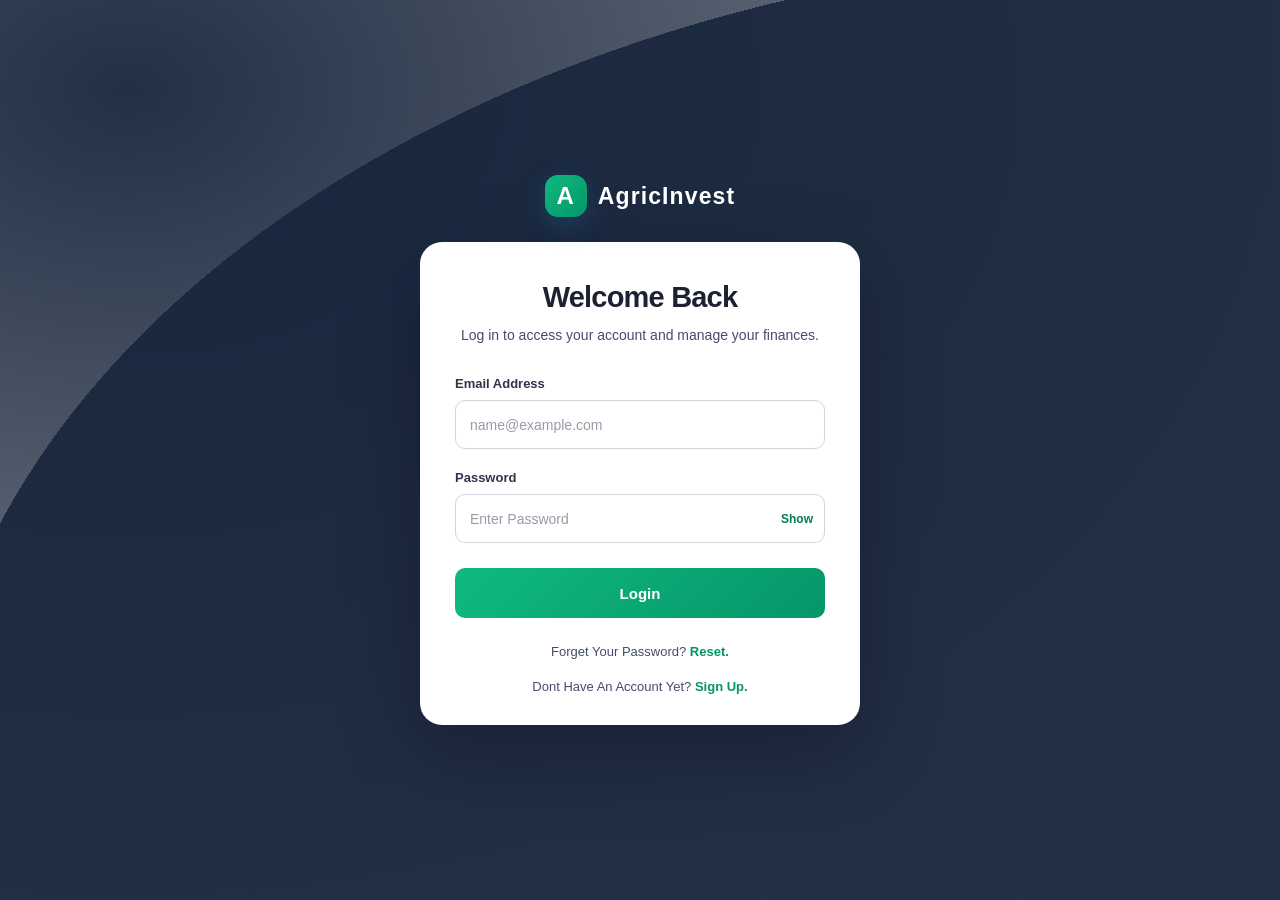
<file: login.html>
<!doctype html>
<html lang="en">
  <head>
    <meta charset="UTF-8" />
    <meta name="viewport" content="width=device-width, initial-scale=1.0" />
    <meta name="theme-color" content="#1e163b" />
    <title>Login | AgricInvest</title>

    <style>
      :root {
        /* --background: #1e163b; */
        --background: rgba(17, 29, 48, 0.5);

        /* --primary: #2980b9; */
        --primary: linear-gradient(135deg, #10b981, #059669);

        /* --primary-hover: #216a9b; */
        --primary-hover: #10b981;

        /* --background-light: #2b2050; */
        --background-light: rgb(59 130 246 / 0.5);

        /* --text: #20243a;
        --muted: #777d90;
        --border: #e1e5ee;
        --white: #ffffff;
        --danger: #d92d45; */
        --text: #1e2132;
        --muted: #444c6f;
        --border: #d2d4da;
        --danger: #d92d45;
        /* --success: #16865c; */
        --white: #ffffff;
      }

      * {
        box-sizing: border-box;
        margin: 0;
        padding: 0;
      }

      body {
        min-height: 100vh;
        padding: 28px 18px;
        display: flex;
        align-items: center;
        justify-content: center;
        font-family:
          Inter,
          -apple-system,
          BlinkMacSystemFont,
          "Segoe UI",
          Roboto,
          Arial,
          sans-serif;
        color: var(--text);

        /* background:
          radial-gradient(ellipse at 12% 12%, #49336f 0%, transparent 38%),
          radial-gradient(ellipse at 90% 90%, #30265d 0%, transparent 36%),
          var(--background); */

        background:
          radial-gradient(
            ellipse at 10% 10%,
            rgba(23, 37, 60, 0.9) 0%,
            transparent 78%
          ),
          radial-gradient(
            ellipse at 95% 90%,
            rgba(23, 37, 60, 0.9) 75%,
            transparent 75%
          ),
          var(--background);
      }

      button,
      input {
        font: inherit;
      }

      .login-wrapper {
        width: 100%;
        max-width: 440px;
      }

      .brand {
        display: flex;
        justify-content: center;
        align-items: center;
        gap: 11px;
        margin-bottom: 25px;
        color: var(--white);
        font-size: 23px;
        font-weight: 800;
        letter-spacing: 1.1px;
      }

      .brand-icon {
        width: 42px;
        height: 42px;
        display: grid;
        place-items: center;
        border-radius: 13px;
        /* background: linear-gradient(135deg, #5ca9e6, #2980b9); */
        background: linear-gradient(135deg, #10b981, #059669);

        box-shadow: 0 8px 24px #2980b940;
        font-size: 24px;
        font-weight: 800;
      }

      .login-card {
        padding: 38px 34px 26px;
        background: var(--white);
        border: 1px solid #ffffff70;
        border-radius: 22px;
        box-shadow: 0 28px 80px #08051e50;
      }

      .card-header {
        margin-bottom: 30px;
        text-align: center;
      }

      .card-header h1 {
        margin-bottom: 10px;
        font-size: 29px;
        font-weight: 750;
        letter-spacing: -0.8px;
      }

      .card-header p {
        color: var(--muted);
        font-size: 14px;
        line-height: 1.6;
      }

      .field {
        margin-bottom: 21px;
      }

      .field label {
        display: block;
        margin-bottom: 9px;
        font-size: 13px;
        font-weight: 650;
        color: #30344a;
      }

      .input-wrap {
        position: relative;
      }

      .field input {
        width: 100%;
        min-height: 49px;
        padding: 13px 14px;
        border: 1px solid var(--border);
        border-radius: 10px;
        outline: none;
        background: #fff;
        color: var(--text);
        font-size: 14px;
        transition:
          border-color 0.2s,
          box-shadow 0.2s;
      }

      .field input::placeholder {
        color: #989ba8;
      }

      .field input:focus {
        /* border-color: var(--primary); */
        border-color: #1b7458;
        box-shadow: 0 0 0 3px #2980b91c;
      }

      .field input[aria-invalid="true"] {
        border-color: var(--danger);
      }

      .password-input {
        padding-right: 68px !important;
      }

      .toggle-password {
        position: absolute;
        top: 50%;
        right: 12px;
        transform: translateY(-50%);
        border: 0;
        background: transparent;
        /* color: var(--primary); */
        color: #047a55;
        font-size: 12px;
        font-weight: 700;
        cursor: pointer;
      }

      .error {
        margin-top: 7px;
        color: var(--danger);
        font-size: 12px;
        line-height: 1.4;
      }

      .error:empty {
        display: none;
      }

      .login-button {
        width: 100%;
        min-height: 50px;
        margin-top: 4px;
        border: 0;
        border-radius: 10px;
        background: var(--primary);
        color: var(--white);
        font-size: 15px;
        font-weight: 700;
        cursor: pointer;
        transition:
          background 0.2s,
          transform 0.2s,
          box-shadow 0.2s;
      }

      .login-button:hover {
        background: var(--primary-hover);
        box-shadow: 0 8px 22px #2980b935;
        transform: translateY(-1px);
      }

      .login-button:focus-visible,
      .toggle-password:focus-visible {
        outline: 3px solid #2980b960;
        outline-offset: 3px;
      }

      .form-message {
        margin-top: 14px;
        color: var(--danger);
        font-size: 12px;
        line-height: 1.5;
        text-align: center;
      }

      .form-message:empty {
        display: none;
      }

      .footer-links {
        display: grid;
        gap: 14px;
        margin-top: 24px;
        text-align: center;
      }

      .footer-links p {
        color: var(--muted);
        font-size: 13px;
        line-height: 1.6;
      }

      a {
        /* color: var(--primary); */
        color: #059565;
        font-weight: 650;
        text-decoration: none;
      }

      a:hover {
        text-decoration: underline;
      }

      .copyright {
        margin-top: 27px;
        padding-top: 20px;
        border-top: 1px solid #edf0f5;
        color: #85899a;
        font-size: 11px;
        line-height: 1.7;
        text-align: center;
      }

      @media (max-width: 480px) {
        body {
          padding: 24px 14px;
        }

        .brand {
          margin-bottom: 20px;
          font-size: 21px;
        }

        .login-card {
          padding: 29px 21px 23px;
          border-radius: 18px;
        }

        .card-header h1 {
          font-size: 26px;
        }
      }

      @media (prefers-reduced-motion: reduce) {
        *,
        *::before,
        *::after {
          transition: none !important;
        }
      }
    </style>
  </head>

  <body>
    <main class="login-wrapper">
      <div class="brand" aria-label="AgricInvest">
        <span class="brand-icon" aria-hidden="true">A</span>
        <span>AgricInvest</span>
      </div>

      <section class="login-card" aria-labelledby="login-heading">
        <header class="card-header">
          <h1 id="login-heading">Welcome Back</h1>
          <p>Log in to access your account and manage your finances.</p>
        </header>

        <form id="loginForm" novalidate>
          <div class="field">
            <label for="email">Email Address</label>
            <input
              type="email"
              id="email"
              name="email"
              autocomplete="username"
              placeholder="name@example.com"
              required
              aria-describedby="emailError"
            />
            <p class="error" id="emailError" aria-live="polite"></p>
          </div>

          <div class="field">
            <label for="password">Password</label>
            <div class="input-wrap">
              <input
                class="password-input"
                type="password"
                id="password"
                name="password"
                autocomplete="current-password"
                placeholder="Enter Password"
                required
                aria-describedby="passwordError"
              />
              <button
                class="toggle-password"
                type="button"
                id="togglePassword"
                aria-label="Show password"
                aria-pressed="false"
              >
                Show
              </button>
            </div>
            <p class="error" id="passwordError" aria-live="polite"></p>
          </div>

          <button class="login-button" type="submit">Login</button>

          <p
            class="form-message"
            id="formMessage"
            role="status"
            aria-live="polite"
          ></p>

          <div class="footer-links">
            <p>
              Forget Your Password?
              <a href="/forgot-password">Reset.</a>
            </p>

            <p>
              Dont Have An Account Yet?
              <a href="/register">Sign Up.</a>
            </p>
          </div>

          <!-- <footer class="copyright">
            © Copyright 2026 Haze Financial All Rights Reserved.
          </footer> -->
        </form>
      </section>
    </main>

    <script>
      const form = document.getElementById("loginForm");
      const email = document.getElementById("email");
      const password = document.getElementById("password");
      const message = document.getElementById("formMessage");
      const toggle = document.getElementById("togglePassword");

      toggle.addEventListener("click", () => {
        const show = password.type === "password";

        password.type = show ? "text" : "password";
        toggle.textContent = show ? "Hide" : "Show";
        toggle.setAttribute("aria-pressed", String(show));
        toggle.setAttribute(
          "aria-label",
          show ? "Hide password" : "Show password",
        );
      });

      function setError(input, errorId, text) {
        document.getElementById(errorId).textContent = text;
        input.setAttribute("aria-invalid", String(Boolean(text)));
      }

      email.addEventListener("input", () => {
        setError(email, "emailError", "");
        message.textContent = "";
      });

      password.addEventListener("input", () => {
        setError(password, "passwordError", "");
        message.textContent = "";
      });

      form.addEventListener("submit", (event) => {
        event.preventDefault();

        message.textContent = "";

        const emailValue = email.value.trim();
        const passwordValue = password.value;

        const validEmail = /^[^\s@]+@[^\s@]+\.[^\s@]+$/.test(emailValue);

        setError(
          email,
          "emailError",
          !emailValue
            ? "Please enter your email address."
            : !validEmail
              ? "Please enter a valid email address."
              : "",
        );

        setError(
          password,
          "passwordError",
          passwordValue ? "" : "Please enter your password.",
        );

        if (!validEmail || !passwordValue) {
          message.textContent = "Please correct the errors above.";
          return;
        }

        // Demo only. Connect this form to your secure login API.
        message.textContent =
          "Your details passed basic validation. Connect your authentication service to log in.";
      });
    </script>
  </body>
</html>
</file>
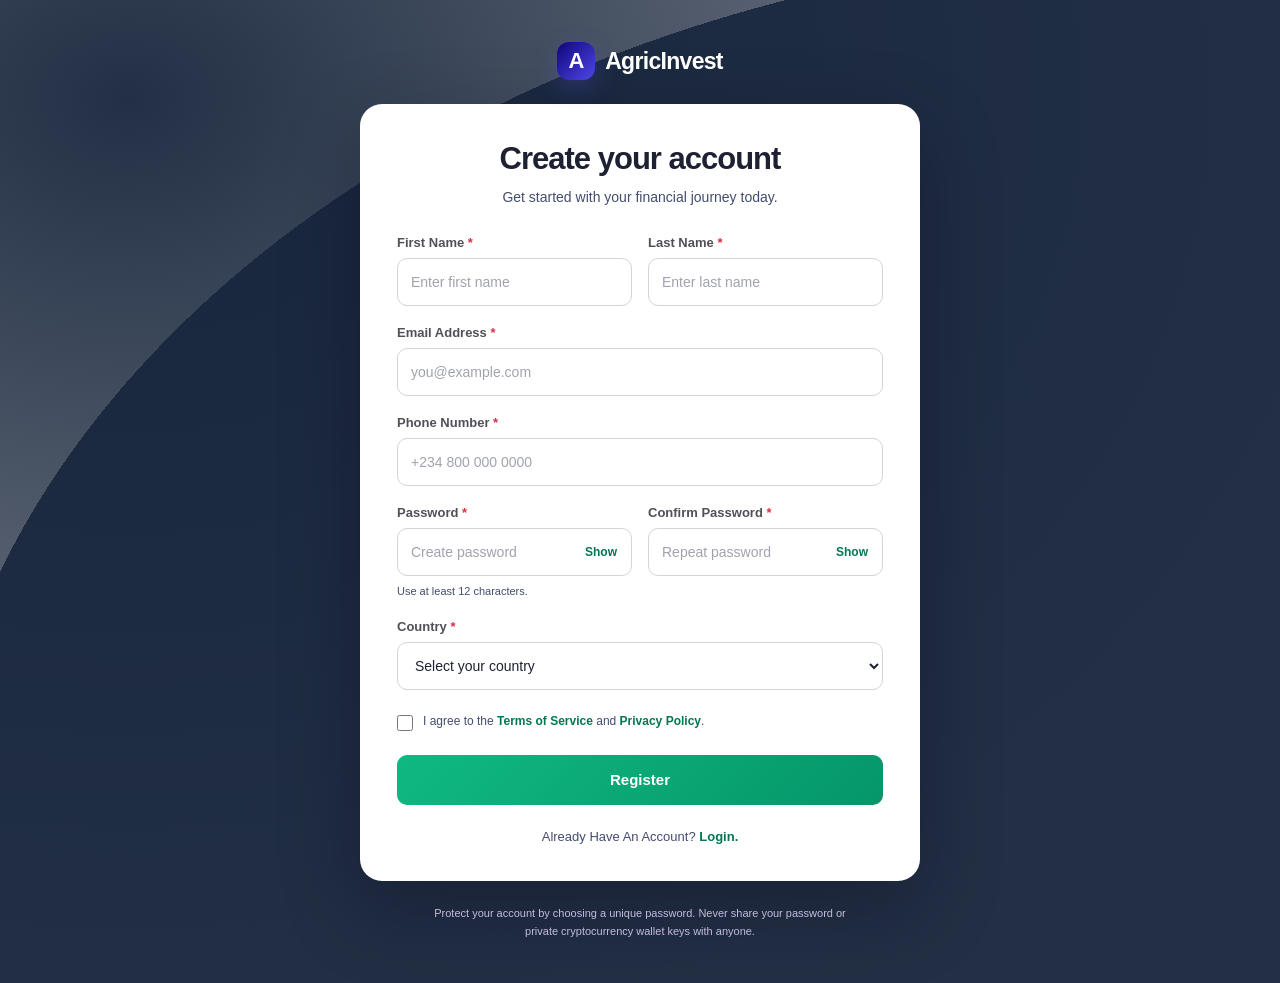
<file: register.html>
<!doctype html>
<html lang="en">
  <head>
    <meta charset="UTF-8" />
    <meta name="viewport" content="width=device-width, initial-scale=1.0" />
    <meta name="theme-color" content="#1e163b" />
    <title>Create Account | AgricInvest</title>

    <style>
      :root {
        /* --background: #1e163b; */

        --background: rgba(17, 29, 48, 0.5);

        /* --background-light: #2b2050; */
        --background-light: rgb(59 130 246 / 0.5);

        /* --primary: #635bff; */

        /* --primary: rgb(41, 106, 211);   */

        --primary: linear-gradient(135deg, #10b981, #059669);

        --primary-hover: #5148e5;

        --text: #1e2132;
        --muted: #444c6f;
        --border: #d2d4da;
        --danger: #d92d45;
        --success: #16865c;
        --white: #ffffff;
      }

      * {
        box-sizing: border-box;
        margin: 0;
        padding: 0;
      }

      body {
        min-height: 100vh;
        padding: 42px 20px;
        display: flex;
        align-items: center;
        justify-content: center;
        font-family:
          Inter,
          -apple-system,
          BlinkMacSystemFont,
          "Segoe UI",
          Roboto,
          Arial,
          sans-serif;
        color: var(--text);
        /* background:
          radial-gradient(ellipse at 10% 10%, #49336f 0%, transparent 38%),
          radial-gradient(ellipse at 95% 90%, #30265d 0%, transparent 36%),
          var(--background); */

        background:
          radial-gradient(
            ellipse at 10% 10%,
            rgba(23, 37, 60, 0.9) 0%,
            transparent 78%
          ),
          radial-gradient(
            ellipse at 95% 90%,
            rgba(23, 37, 60, 0.9) 75%,
            transparent 75%
          ),
          var(--background);
      }

      button,
      input,
      select {
        font: inherit;
      }

      .page {
        width: 100%;
        max-width: 560px;
      }

      .brand {
        display: flex;
        justify-content: center;
        align-items: center;
        gap: 10px;
        margin-bottom: 24px;
        color: var(--white);
        font-size: 23px;
        font-weight: 750;
        letter-spacing: -0.7px;
      }

      .brand-mark {
        display: grid;
        place-items: center;
        width: 38px;
        height: 38px;
        border-radius: 12px;
        background: linear-gradient(135deg, #0f057c, #4f46e5);

        box-shadow: 0 8px 24px #635bff40;
        font-size: 22px;
      }

      .card {
        padding: 36px;
        background: var(--white);
        border: 1px solid #ffffff80;
        border-radius: 22px;
        box-shadow: 0 28px 80px #08051e50;
      }

      .card-header {
        margin-bottom: 27px;
        text-align: center;
      }

      .card-header h1 {
        margin-bottom: 9px;
        font-size: clamp(25px, 5vw, 31px);
        letter-spacing: -1px;
      }

      .card-header p {
        color: var(--muted);
        font-size: 14px;
        line-height: 1.6;
      }

      .form-grid {
        display: grid;
        grid-template-columns: repeat(2, minmax(0, 1fr));
        gap: 19px 16px;
      }

      .field {
        min-width: 0;
      }

      .full-width {
        grid-column: 1 / -1;
      }

      label {
        display: block;
        margin-bottom: 8px;
        color: #505158;
        font-size: 13px;
        font-weight: 650;
      }

      .required {
        color: var(--danger);
      }

      .input-wrap {
        position: relative;
      }

      input,
      select {
        width: 100%;
        min-height: 48px;
        padding: 12px 13px;
        border: 1px solid var(--border);
        border-radius: 10px;
        outline: none;
        background: #fff;
        color: var(--text);
        font-size: 14px;
        transition:
          border-color 0.2s,
          box-shadow 0.2s;
      }

      input::placeholder {
        color: #a1a3ad;
      }

      input:focus,
      select:focus {
        border-color: var(--primary);
        box-shadow: 0 0 0 3px #635bff1c;
      }

      input[aria-invalid="true"],
      select[aria-invalid="true"] {
        border-color: var(--danger);
      }

      .password-input {
        padding-right: 70px;
      }

      .toggle-password {
        position: absolute;
        top: 50%;
        right: 10px;
        transform: translateY(-50%);
        border: 0;
        padding: 5px;
        background: transparent;
        color: #037752;
        font-size: 12px;
        font-weight: 700;
        cursor: pointer;
      }

      .error {
        min-height: 0;
        margin-top: 6px;
        color: var(--danger);
        font-size: 12px;
        line-height: 1.4;
      }

      .error:empty {
        display: none;
      }

      .password-hint {
        margin-top: 7px;
        color: var(--muted);
        font-size: 11px;
        line-height: 1.5;
      }

      .terms {
        display: flex;
        align-items: flex-start;
        gap: 10px;
        margin-top: 22px;
      }

      .terms input {
        width: 16px;
        min-height: 16px;
        flex: 0 0 16px;
        margin-top: 3px;
        /* accent-color: var(--primary); */
        accent-color: #037752;
        cursor: pointer;
      }

      .terms label {
        margin: 0;
        color: var(--muted);
        font-size: 12px;
        font-weight: 400;
        line-height: 1.65;
      }

      a {
        /* color: var(--primary); */
        color: #037752;

        text-decoration: none;
        font-weight: 650;
      }

      a:hover {
        text-decoration: underline;
      }

      .terms a {
        font-weight: 600;
      }

      .register-button {
        width: 100%;
        min-height: 50px;
        margin-top: 23px;
        border: 0;
        border-radius: 10px;
        background: var(--primary);
        color: var(--white);
        font-size: 15px;
        font-weight: 700;
        cursor: pointer;
        transition:
          background 0.2s,
          transform 0.2s,
          box-shadow 0.2s;
      }

      .register-button:hover {
        background: var(--primary-hover);
        box-shadow: 0 8px 22px #635bff35;
        transform: translateY(-1px);
      }

      .register-button:focus-visible,
      .toggle-password:focus-visible {
        outline: 3px solid #635bff60;
        outline-offset: 3px;
      }

      .register-button:disabled {
        cursor: wait;
        opacity: 0.7;
      }

      .form-message {
        margin-top: 14px;
        font-size: 13px;
        text-align: center;
        line-height: 1.5;
      }

      .form-message:empty {
        display: none;
      }

      .form-message.error-message {
        color: var(--danger);
      }

      .form-message.success-message {
        color: var(--success);
      }

      .login {
        margin-top: 24px;
        color: var(--muted);
        font-size: 13px;
        text-align: center;
      }

      .security-note {
        margin: 23px auto 0;
        max-width: 420px;
        color: #c3bdd9;
        font-size: 11px;
        line-height: 1.7;
        text-align: center;
      }

      @media (max-width: 520px) {
        body {
          padding: 26px 14px;
          align-items: flex-start;
        }

        .brand {
          margin-bottom: 20px;
          font-size: 21px;
        }

        .card {
          padding: 25px 19px;
          border-radius: 18px;
        }

        .form-grid {
          grid-template-columns: 1fr;
          gap: 16px;
        }

        .full-width {
          grid-column: auto;
        }

        .card-header {
          margin-bottom: 24px;
        }
      }

      @media (prefers-reduced-motion: reduce) {
        *,
        *::before,
        *::after {
          scroll-behavior: auto !important;
          transition: none !important;
        }
      }
    </style>
  </head>

  <body>
    <main class="page">
      <div class="brand" aria-label="AgricInvest">
        <span class="brand-mark" aria-hidden="true">A</span>
        <span>AgricInvest</span>
      </div>

      <section class="card" aria-labelledby="register-heading">
        <header class="card-header">
          <h1 id="register-heading">Create your account</h1>
          <p>Get started with your financial journey today.</p>
        </header>

        <form id="registerForm" novalidate>
          <div class="form-grid">
            <div class="field">
              <label for="firstName"
                >First Name <span class="required">*</span></label
              >
              <input
                id="firstName"
                name="firstName"
                type="text"
                autocomplete="given-name"
                placeholder="Enter first name"
                required
              />
              <p class="error" id="firstNameError"></p>
            </div>

            <div class="field">
              <label for="lastName"
                >Last Name <span class="required">*</span></label
              >
              <input
                id="lastName"
                name="lastName"
                type="text"
                autocomplete="family-name"
                placeholder="Enter last name"
                required
              />
              <p class="error" id="lastNameError"></p>
            </div>

            <div class="field full-width">
              <label for="email"
                >Email Address <span class="required">*</span></label
              >
              <input
                id="email"
                name="email"
                type="email"
                autocomplete="email"
                placeholder="you@example.com"
                required
              />
              <p class="error" id="emailError"></p>
            </div>

            <div class="field full-width">
              <label for="phone"
                >Phone Number <span class="required">*</span></label
              >
              <input
                id="phone"
                name="phone"
                type="tel"
                autocomplete="tel"
                placeholder="+234 800 000 0000"
                required
              />
              <p class="error" id="phoneError"></p>
            </div>

            <div class="field">
              <label for="password"
                >Password <span class="required">*</span></label
              >
              <div class="input-wrap">
                <input
                  class="password-input"
                  id="password"
                  name="password"
                  type="password"
                  autocomplete="new-password"
                  placeholder="Create password"
                  minlength="12"
                  required
                />
                <button
                  class="toggle-password"
                  type="button"
                  data-target="password"
                  aria-label="Show password"
                  aria-pressed="false"
                >
                  Show
                </button>
              </div>
              <p class="password-hint">Use at least 12 characters.</p>
              <p class="error" id="passwordError"></p>
            </div>

            <div class="field">
              <label for="confirmPassword"
                >Confirm Password <span class="required">*</span></label
              >
              <div class="input-wrap">
                <input
                  class="password-input"
                  id="confirmPassword"
                  name="confirmPassword"
                  type="password"
                  autocomplete="new-password"
                  placeholder="Repeat password"
                  required
                />
                <button
                  class="toggle-password"
                  type="button"
                  data-target="confirmPassword"
                  aria-label="Show confirm password"
                  aria-pressed="false"
                >
                  Show
                </button>
              </div>
              <p class="error" id="confirmPasswordError"></p>
            </div>

            <div class="field full-width">
              <label for="country"
                >Country <span class="required">*</span></label
              >
              <select
                id="country"
                name="country"
                autocomplete="country-name"
                required
              >
                <option value="">Select your country</option>
              </select>
              <p class="error" id="countryError"></p>
            </div>
          </div>

          <div class="terms">
            <input id="terms" name="terms" type="checkbox" required />
            <label for="terms">
              I agree to the <a href="/terms">Terms of Service</a> and
              <a href="/privacy">Privacy Policy</a>.
            </label>
          </div>
          <p class="error" id="termsError"></p>

          <button class="register-button" id="registerButton" type="submit">
            Register
          </button>

          <p
            class="form-message"
            id="formMessage"
            role="status"
            aria-live="polite"
          ></p>

          <p class="login">
            Already Have An Account?
            <a href="/login">Login.</a>
          </p>
        </form>
      </section>

      <p class="security-note">
        Protect your account by choosing a unique password. Never share your
        password or private cryptocurrency wallet keys with anyone.
      </p>
    </main>

    <script>
      // Populate the selector with countries and territories.
      // Uses ISO country codes to preserve consistent country values.
      const countries = [
        ["AF", "Afghanistan"],
        ["AX", "Åland Islands"],
        ["AL", "Albania"],
        ["DZ", "Algeria"],
        ["AS", "American Samoa"],
        ["AD", "Andorra"],
        ["AO", "Angola"],
        ["AI", "Anguilla"],
        ["AQ", "Antarctica"],
        ["AG", "Antigua and Barbuda"],
        ["AR", "Argentina"],
        ["AM", "Armenia"],
        ["AW", "Aruba"],
        ["AU", "Australia"],
        ["AT", "Austria"],
        ["AZ", "Azerbaijan"],
        ["BS", "Bahamas"],
        ["BH", "Bahrain"],
        ["BD", "Bangladesh"],
        ["BB", "Barbados"],
        ["BY", "Belarus"],
        ["BE", "Belgium"],
        ["BZ", "Belize"],
        ["BJ", "Benin"],
        ["BM", "Bermuda"],
        ["BT", "Bhutan"],
        ["BO", "Bolivia"],
        ["BQ", "Bonaire, Sint Eustatius and Saba"],
        ["BA", "Bosnia and Herzegovina"],
        ["BW", "Botswana"],
        ["BV", "Bouvet Island"],
        ["BR", "Brazil"],
        ["IO", "British Indian Ocean Territory"],
        ["BN", "Brunei"],
        ["BG", "Bulgaria"],
        ["BF", "Burkina Faso"],
        ["BI", "Burundi"],
        ["CV", "Cabo Verde"],
        ["KH", "Cambodia"],
        ["CM", "Cameroon"],
        ["CA", "Canada"],
        ["KY", "Cayman Islands"],
        ["CF", "Central African Republic"],
        ["TD", "Chad"],
        ["CL", "Chile"],
        ["CN", "China"],
        ["CX", "Christmas Island"],
        ["CC", "Cocos (Keeling) Islands"],
        ["CO", "Colombia"],
        ["KM", "Comoros"],
        ["CG", "Congo"],
        ["CD", "Congo (Democratic Republic)"],
        ["CK", "Cook Islands"],
        ["CR", "Costa Rica"],
        ["CI", "Côte d’Ivoire"],
        ["HR", "Croatia"],
        ["CU", "Cuba"],
        ["CW", "Curaçao"],
        ["CY", "Cyprus"],
        ["CZ", "Czechia"],
        ["DK", "Denmark"],
        ["DJ", "Djibouti"],
        ["DM", "Dominica"],
        ["DO", "Dominican Republic"],
        ["EC", "Ecuador"],
        ["EG", "Egypt"],
        ["SV", "El Salvador"],
        ["GQ", "Equatorial Guinea"],
        ["ER", "Eritrea"],
        ["EE", "Estonia"],
        ["SZ", "Eswatini"],
        ["ET", "Ethiopia"],
        ["FK", "Falkland Islands"],
        ["FO", "Faroe Islands"],
        ["FJ", "Fiji"],
        ["FI", "Finland"],
        ["FR", "France"],
        ["GF", "French Guiana"],
        ["PF", "French Polynesia"],
        ["TF", "French Southern Territories"],
        ["GA", "Gabon"],
        ["GM", "Gambia"],
        ["GE", "Georgia"],
        ["DE", "Germany"],
        ["GH", "Ghana"],
        ["GI", "Gibraltar"],
        ["GR", "Greece"],
        ["GL", "Greenland"],
        ["GD", "Grenada"],
        ["GP", "Guadeloupe"],
        ["GU", "Guam"],
        ["GT", "Guatemala"],
        ["GG", "Guernsey"],
        ["GN", "Guinea"],
        ["GW", "Guinea-Bissau"],
        ["GY", "Guyana"],
        ["HT", "Haiti"],
        ["HM", "Heard Island and McDonald Islands"],
        ["HN", "Honduras"],
        ["HK", "Hong Kong"],
        ["HU", "Hungary"],
        ["IS", "Iceland"],
        ["IN", "India"],
        ["ID", "Indonesia"],
        ["IR", "Iran"],
        ["IQ", "Iraq"],
        ["IE", "Ireland"],
        ["IM", "Isle of Man"],
        ["IL", "Israel"],
        ["IT", "Italy"],
        ["JM", "Jamaica"],
        ["JP", "Japan"],
        ["JE", "Jersey"],
        ["JO", "Jordan"],
        ["KZ", "Kazakhstan"],
        ["KE", "Kenya"],
        ["KI", "Kiribati"],
        ["KP", "North Korea"],
        ["KR", "South Korea"],
        ["KW", "Kuwait"],
        ["KG", "Kyrgyzstan"],
        ["LA", "Laos"],
        ["LV", "Latvia"],
        ["LB", "Lebanon"],
        ["LS", "Lesotho"],
        ["LR", "Liberia"],
        ["LY", "Libya"],
        ["LI", "Liechtenstein"],
        ["LT", "Lithuania"],
        ["LU", "Luxembourg"],
        ["MO", "Macao"],
        ["MG", "Madagascar"],
        ["MW", "Malawi"],
        ["MY", "Malaysia"],
        ["MV", "Maldives"],
        ["ML", "Mali"],
        ["MT", "Malta"],
        ["MH", "Marshall Islands"],
        ["MQ", "Martinique"],
        ["MR", "Mauritania"],
        ["MU", "Mauritius"],
        ["YT", "Mayotte"],
        ["MX", "Mexico"],
        ["FM", "Micronesia"],
        ["MD", "Moldova"],
        ["MC", "Monaco"],
        ["MN", "Mongolia"],
        ["ME", "Montenegro"],
        ["MS", "Montserrat"],
        ["MA", "Morocco"],
        ["MZ", "Mozambique"],
        ["MM", "Myanmar"],
        ["NA", "Namibia"],
        ["NR", "Nauru"],
        ["NP", "Nepal"],
        ["NL", "Netherlands"],
        ["NC", "New Caledonia"],
        ["NZ", "New Zealand"],
        ["NI", "Nicaragua"],
        ["NE", "Niger"],
        ["NG", "Nigeria"],
        ["NU", "Niue"],
        ["NF", "Norfolk Island"],
        ["MK", "North Macedonia"],
        ["MP", "Northern Mariana Islands"],
        ["NO", "Norway"],
        ["OM", "Oman"],
        ["PK", "Pakistan"],
        ["PW", "Palau"],
        ["PS", "Palestine"],
        ["PA", "Panama"],
        ["PG", "Papua New Guinea"],
        ["PY", "Paraguay"],
        ["PE", "Peru"],
        ["PH", "Philippines"],
        ["PN", "Pitcairn Islands"],
        ["PL", "Poland"],
        ["PT", "Portugal"],
        ["PR", "Puerto Rico"],
        ["QA", "Qatar"],
        ["RE", "Réunion"],
        ["RO", "Romania"],
        ["RU", "Russia"],
        ["RW", "Rwanda"],
        ["BL", "Saint Barthélemy"],
        ["SH", "Saint Helena"],
        ["KN", "Saint Kitts and Nevis"],
        ["LC", "Saint Lucia"],
        ["MF", "Saint Martin"],
        ["PM", "Saint Pierre and Miquelon"],
        ["VC", "Saint Vincent and the Grenadines"],
        ["WS", "Samoa"],
        ["SM", "San Marino"],
        ["ST", "São Tomé and Príncipe"],
        ["SA", "Saudi Arabia"],
        ["SN", "Senegal"],
        ["RS", "Serbia"],
        ["SC", "Seychelles"],
        ["SL", "Sierra Leone"],
        ["SG", "Singapore"],
        ["SX", "Sint Maarten"],
        ["SK", "Slovakia"],
        ["SI", "Slovenia"],
        ["SB", "Solomon Islands"],
        ["SO", "Somalia"],
        ["ZA", "South Africa"],
        ["GS", "South Georgia and the South Sandwich Islands"],
        ["SS", "South Sudan"],
        ["ES", "Spain"],
        ["LK", "Sri Lanka"],
        ["SD", "Sudan"],
        ["SR", "Suriname"],
        ["SJ", "Svalbard and Jan Mayen"],
        ["SE", "Sweden"],
        ["CH", "Switzerland"],
        ["SY", "Syria"],
        ["TW", "Taiwan"],
        ["TJ", "Tajikistan"],
        ["TZ", "Tanzania"],
        ["TH", "Thailand"],
        ["TL", "Timor-Leste"],
        ["TG", "Togo"],
        ["TK", "Tokelau"],
        ["TO", "Tonga"],
        ["TT", "Trinidad and Tobago"],
        ["TN", "Tunisia"],
        ["TR", "Türkiye"],
        ["TM", "Turkmenistan"],
        ["TC", "Turks and Caicos Islands"],
        ["TV", "Tuvalu"],
        ["UG", "Uganda"],
        ["UA", "Ukraine"],
        ["AE", "United Arab Emirates"],
        ["GB", "United Kingdom"],
        ["US", "United States"],
        ["UM", "United States Minor Outlying Islands"],
        ["UY", "Uruguay"],
        ["UZ", "Uzbekistan"],
        ["VU", "Vanuatu"],
        ["VA", "Vatican City"],
        ["VE", "Venezuela"],
        ["VN", "Vietnam"],
        ["VG", "British Virgin Islands"],
        ["VI", "U.S. Virgin Islands"],
        ["WF", "Wallis and Futuna"],
        ["EH", "Western Sahara"],
        ["YE", "Yemen"],
        ["ZM", "Zambia"],
        ["ZW", "Zimbabwe"],
      ];

      const countrySelect = document.getElementById("country");

      countries
        .sort((a, b) => a[1].localeCompare(b[1]))
        .forEach(([code, name]) => {
          const option = document.createElement("option");
          option.value = code;
          option.textContent = name;
          countrySelect.appendChild(option);
        });

      const form = document.getElementById("registerForm");
      const message = document.getElementById("formMessage");

      // Show/hide password controls.
      document.querySelectorAll(".toggle-password").forEach((button) => {
        button.addEventListener("click", () => {
          const input = document.getElementById(button.dataset.target);
          const reveal = input.type === "password";

          input.type = reveal ? "text" : "password";
          button.textContent = reveal ? "Hide" : "Show";
          button.setAttribute("aria-pressed", String(reveal));
          button.setAttribute(
            "aria-label",
            `${reveal ? "Hide" : "Show"} ${
              button.dataset.target === "password"
                ? "password"
                : "confirm password"
            }`,
          );
        });
      });

      function setError(fieldId, errorText) {
        const field = document.getElementById(fieldId);
        const error = document.getElementById(`${fieldId}Error`);

        if (error) error.textContent = errorText;
        if (field)
          field.setAttribute("aria-invalid", String(Boolean(errorText)));

        return !errorText;
      }

      function validateForm() {
        let valid = true;

        const firstName = document.getElementById("firstName");
        const lastName = document.getElementById("lastName");
        const email = document.getElementById("email");
        const phone = document.getElementById("phone");
        const password = document.getElementById("password");
        const confirmPassword = document.getElementById("confirmPassword");
        const country = document.getElementById("country");
        const terms = document.getElementById("terms");

        const checks = [
          [
            "firstName",
            firstName.value.trim() ? "" : "First name is required.",
          ],
          ["lastName", lastName.value.trim() ? "" : "Last name is required."],
          [
            "email",
            /^[^\s@]+@[^\s@]+\.[^\s@]+$/.test(email.value.trim())
              ? ""
              : "Enter a valid email address.",
          ],
          [
            "phone",
            phone.value.trim().replace(/\D/g, "").length >= 7
              ? ""
              : "Enter a valid phone number.",
          ],
          [
            "password",
            password.value.length >= 12
              ? ""
              : "Password must contain at least 12 characters.",
          ],
          [
            "confirmPassword",
            confirmPassword.value && confirmPassword.value === password.value
              ? ""
              : "Passwords do not match.",
          ],
          ["country", country.value ? "" : "Please select your country."],
        ];

        checks.forEach(([id, error]) => {
          if (!setError(id, error)) valid = false;
        });

        document.getElementById("termsError").textContent = terms.checked
          ? ""
          : "You must agree to the terms to continue.";

        if (!terms.checked) valid = false;

        return valid;
      }

      // Clear an individual field error as the user edits it.
      form.querySelectorAll("input, select").forEach((field) => {
        field.addEventListener("input", () => {
          if (field.id !== "terms") {
            setError(field.id, "");
          }
          message.textContent = "";
          message.className = "form-message";
        });

        field.addEventListener("change", () => {
          if (field.id === "terms" && field.checked) {
            document.getElementById("termsError").textContent = "";
          }
        });
      });

      form.addEventListener("submit", (event) => {
        event.preventDefault();

        message.textContent = "";
        message.className = "form-message";

        if (!validateForm()) {
          message.textContent = "Please review the highlighted fields.";
          message.classList.add("error-message");

          const firstInvalid = form.querySelector('[aria-invalid="true"]');
          if (firstInvalid) firstInvalid.focus();
          return;
        }

        // Front-end demo only: no account is created and no data is sent.
        message.textContent =
          "Form validated successfully. Connect a secure registration API to create an account.";
        message.classList.add("success-message");
      });
    </script>
  </body>
</html>
</file>
